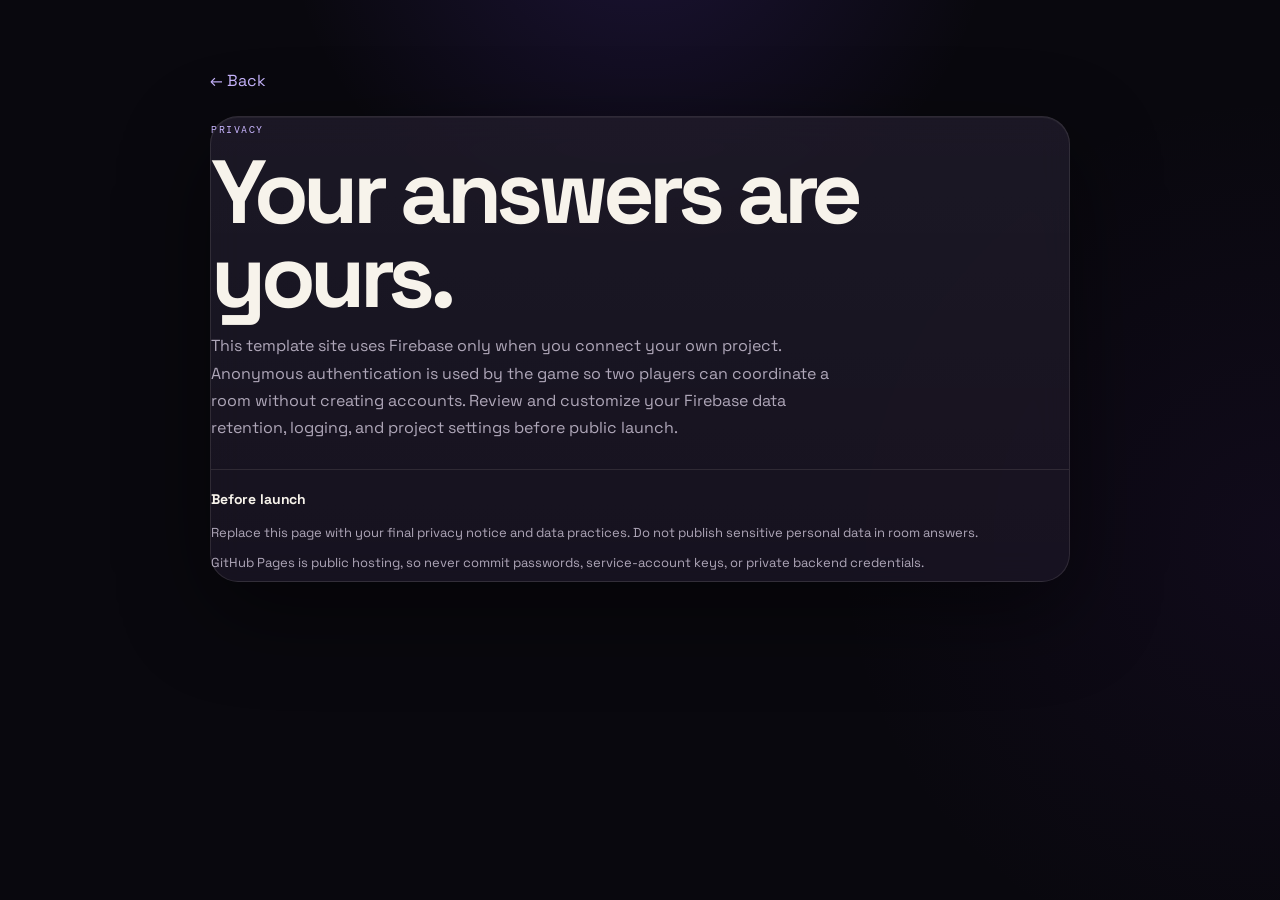
<file: privacy.html>
<!doctype html><html lang="en"><head><meta charset="utf-8"><meta name="viewport" content="width=device-width,initial-scale=1"><meta name="theme-color" content="#0a0a0f"><title>Privacy · Wanna Know Something...</title><link rel="stylesheet" href="styles.css"></head><body><main style="width:min(900px,100%);margin:0 auto;padding:70px 20px"><a href="./" style="color:#c9b6ff;text-decoration:none">← Back</a><div class="glass-panel" style="margin-top:25px"><span class="section-kicker">PRIVACY</span><h1 class="screen-title" style="font-size:clamp(3rem,7vw,6rem)">Your answers are yours.</h1><p class="screen-subtitle">This template site uses Firebase only when you connect your own project. Anonymous authentication is used by the game so two players can coordinate a room without creating accounts. Review and customize your Firebase data retention, logging, and project settings before public launch.</p><div class="settings-section" style="margin-top:28px"><h3>Before launch</h3><div class="about-block"><p>Replace this page with your final privacy notice and data practices. Do not publish sensitive personal data in room answers.</p><p>GitHub Pages is public hosting, so never commit passwords, service-account keys, or private backend credentials.</p></div></div></div></main></body></html>
</file>
<file: styles.css>
@import url('https://fonts.googleapis.com/css2?family=DM+Mono:wght@400;500&family=Space+Grotesk:wght@400;500;600;700&family=VT323&display=swap');

:root {
  --bg: #09080e;
  --bg-2: #110c19;
  --panel: rgba(21, 16, 31, .78);
  --panel-strong: rgba(27, 19, 40, .94);
  --text: #f7f3eb;
  --muted: #afa7b9;
  --subtle: #756d7f;
  --accent: #7b4dff;
  --accent-strong: #6034df;
  --accent-2: #c9b6ff;
  --accent-soft: rgba(123, 77, 255, .12);
  --line: rgba(247, 243, 235, .10);
  --line-strong: rgba(123, 77, 255, .40);
  --success: #9df6c2;
  --warning: #f4c56f;
  --danger: #ff849f;
  --shadow: 0 30px 90px rgba(0, 0, 0, .48);
  --shadow-soft: 0 18px 50px rgba(0, 0, 0, .28);
  --radius: 28px;
  --radius-sm: 18px;
  --mono: 'DM Mono', ui-monospace, SFMono-Regular, Menlo, monospace;
  --sans: 'Space Grotesk', system-ui, -apple-system, BlinkMacSystemFont, 'Segoe UI', sans-serif;
  --pixel: 'VT323', monospace;
}

:root[data-theme='lavender'] {
  --accent: #9578ff;
  --accent-strong: #7957e7;
  --accent-2: #eadfff;
  --accent-soft: rgba(149, 120, 255, .14);
  --bg: #0b0a10;
  --bg-2: #17131f;
}

:root[data-theme='purple'] {
  --accent: #b348ff;
  --accent-strong: #8a29db;
  --accent-2: #e4b9ff;
  --accent-soft: rgba(179, 72, 255, .14);
  --bg: #0b070f;
  --bg-2: #170b1e;
}

:root[data-contrast='high'] {
  --line: rgba(247, 243, 235, .22);
  --line-strong: rgba(201, 182, 255, .55);
  --muted: #d7cfdd;
  --subtle: #aaa0b4;
}

:root[data-large-text='true'] {
  font-size: 17px;
}

* { box-sizing: border-box; }

html {
  min-height: 100%;
  scroll-behavior: smooth;
  background: var(--bg);
}

body {
  margin: 0;
  min-height: 100vh;
  overflow-x: hidden;
  background:
    radial-gradient(circle at 50% -12%, rgba(123, 77, 255, .17), transparent 30%),
    radial-gradient(circle at 100% 60%, rgba(92, 38, 154, .09), transparent 32%),
    var(--bg);
  color: var(--text);
  font-family: var(--sans);
  -webkit-font-smoothing: antialiased;
  text-rendering: optimizeLegibility;
}

body.modal-open { overflow: hidden; }

::selection { background: var(--accent); color: var(--text); }

button,
input,
textarea,
select { font: inherit; }

button { color: inherit; }
button:disabled { cursor: not-allowed; opacity: .52; }

button:focus-visible,
input:focus-visible,
textarea:focus-visible,
select:focus-visible {
  outline: 2px solid var(--accent-2);
  outline-offset: 3px;
}

.noise {
  position: fixed;
  inset: 0;
  z-index: 60;
  opacity: .035;
  pointer-events: none;
  background-image: url("data:image/svg+xml,%3Csvg viewBox='0 0 180 180' xmlns='http://www.w3.org/2000/svg'%3E%3Cfilter id='n'%3E%3CfeTurbulence type='fractalNoise' baseFrequency='.95' numOctaves='4' stitchTiles='stitch'/%3E%3C/filter%3E%3Crect width='100%25' height='100%25' filter='url(%23n)' opacity='.8'/%3E%3C/svg%3E");
  mix-blend-mode: screen;
}

.ambient {
  position: fixed;
  inset: 0;
  overflow: hidden;
  pointer-events: none;
  z-index: -2;
}

.orb {
  position: absolute;
  width: 38vw;
  aspect-ratio: 1;
  border-radius: 50%;
  filter: blur(70px);
  opacity: .16;
  transition: opacity .35s ease, background .35s ease;
}

.orb-a { top: -18vw; left: -8vw; background: var(--accent); }
.orb-b { right: -10vw; top: 26vh; background: #4f2aa8; }
.orb-c { bottom: -20vw; left: 30vw; background: var(--accent-2); opacity: .07; }

.scanlines {
  position: absolute;
  inset: 0;
  opacity: .022;
  background: repeating-linear-gradient(to bottom, transparent, transparent 3px, #fff 4px);
}

#pixel-field { position: absolute; inset: 0; }
.pixel {
  position: absolute;
  width: 3px;
  height: 3px;
  background: var(--accent-2);
  box-shadow: 0 0 10px var(--accent);
  animation: floatPixel 8s ease-in-out infinite alternate;
}

@keyframes floatPixel {
  from { transform: translate3d(0, 0, 0); }
  to { transform: translate3d(12px, -18px, 0); }
}

@keyframes pulse {
  70% { box-shadow: 0 0 0 10px rgba(123, 77, 255, 0); }
  100% { box-shadow: 0 0 0 0 rgba(123, 77, 255, 0); }
}

@keyframes screenIn {
  from { opacity: 0; transform: translateY(13px); }
  to { opacity: 1; transform: none; }
}

@keyframes marquee {
  to { transform: translateX(-50%); }
}

@keyframes blink {
  50% { opacity: 0; }
}

@keyframes spin { to { transform: rotate(360deg); } }

@keyframes pop {
  from { opacity: 0; transform: scale(.97) translateY(8px); }
  to { opacity: 1; transform: none; }
}

[data-reduce-motion='true'] *,
[data-animations='false'] * {
  animation-duration: .001ms !important;
  animation-iteration-count: 1 !important;
  transition-duration: .001ms !important;
  scroll-behavior: auto !important;
}

[data-glow='false'] .primary-button,
[data-glow='false'] .brand-mark,
[data-glow='false'] .pixel,
[data-glow='false'] .orb,
[data-glow='false'] .room-code-large,
[data-glow='false'] .room-code-preview,
[data-glow='false'] .progress-line i {
  box-shadow: none !important;
  text-shadow: none !important;
  filter: none !important;
}

.topbar {
  position: sticky;
  top: 0;
  z-index: 30;
  display: flex;
  align-items: center;
  justify-content: space-between;
  gap: 18px;
  padding: 18px clamp(18px, 4vw, 56px);
  border-bottom: 1px solid rgba(255,255,255,.06);
  background: linear-gradient(180deg, rgba(10,9,14,.96), rgba(10,9,14,.72));
  backdrop-filter: blur(18px);
}

.brand {
  display: flex;
  align-items: center;
  gap: 10px;
  color: var(--text);
  text-decoration: none;
  font-weight: 700;
  letter-spacing: -.04em;
}

.brand-mark {
  display: grid;
  place-items: center;
  width: 30px;
  height: 30px;
  border: 1px solid var(--line-strong);
  border-radius: 10px;
  background: var(--accent-soft);
  color: var(--accent-2);
  box-shadow: 0 0 24px rgba(123,77,255,.2);
}

.brand-dot { color: var(--accent-2); }
.topbar-actions { display: flex; align-items: center; gap: 10px; }

.connection-pill {
  display: flex;
  align-items: center;
  gap: 8px;
  padding: 8px 12px;
  border: 1px solid var(--line);
  border-radius: 999px;
  color: var(--muted);
  font: 500 10px var(--mono);
  letter-spacing: .04em;
  text-transform: uppercase;
}

.connection-pill i {
  width: 7px;
  height: 7px;
  border-radius: 50%;
  background: var(--warning);
  box-shadow: 0 0 10px var(--warning);
}

.connection-pill.live i {
  background: var(--success);
  box-shadow: 0 0 10px var(--success);
}

.icon-button {
  width: 42px;
  height: 42px;
  display: grid;
  place-items: center;
  border-radius: 13px;
  border: 1px solid var(--line);
  background: rgba(255,255,255,.035);
  cursor: pointer;
  transition: .2s ease;
}

.icon-button:hover {
  border-color: var(--line-strong);
  background: var(--accent-soft);
  transform: translateY(-1px);
}

.app-shell {
  width: min(1440px, 100%);
  margin: 0 auto;
  padding-bottom: 90px;
}

.screen {
  display: none;
  min-height: calc(100vh - 84px);
  padding: clamp(34px, 6vw, 84px) clamp(18px, 4vw, 56px);
}

.screen.active {
  display: block;
  animation: screenIn .55s cubic-bezier(.2,.8,.2,1) both;
}

.home-grid {
  min-height: 600px;
  display: grid;
  grid-template-columns: 1.03fr .97fr;
  gap: 5vw;
  align-items: center;
  padding-top: 40px;
}

.hero-copy { max-width: 760px; }

.eyebrow,
.section-kicker,
.tiny-badge,
.game-count,
.game-room,
.question-meta,
.feature-no,
.setting-item small,
.field-label,
.micro-note,
.window-label,
.window-index,
.connection-pill,
.status-light,
.game-shortcuts {
  font-family: var(--mono);
}

.eyebrow {
  display: flex;
  align-items: center;
  gap: 10px;
  color: var(--accent-2);
  font-size: 10px;
  letter-spacing: .16em;
  text-transform: uppercase;
}

.eyebrow-dot {
  width: 8px;
  height: 8px;
  background: var(--accent);
  box-shadow: 0 0 18px var(--accent);
}

.hero-copy h1 {
  margin: 18px 0;
  font-size: clamp(4rem, 8vw, 7.8rem);
  line-height: .88;
  letter-spacing: -.075em;
  max-width: 800px;
}

.hero-copy h1 em {
  font-weight: 400;
  color: var(--accent-2);
  font-style: normal;
}

.hero-subtitle {
  max-width: 620px;
  font-size: clamp(1rem, 1.5vw, 1.2rem);
  line-height: 1.7;
  color: var(--muted);
}

.hero-actions {
  display: flex;
  gap: 12px;
  margin-top: 32px;
  flex-wrap: wrap;
}

.primary-button,
.secondary-button,
.ghost-button,
.back-button,
.switch,
.theme-chip,
.reaction-row button {
  -webkit-tap-highlight-color: transparent;
}

.primary-button,
.secondary-button,
.ghost-button {
  border: 1px solid var(--line);
  cursor: pointer;
  transition: .22s cubic-bezier(.2,.8,.2,1);
}

.primary-button {
  display: inline-flex;
  align-items: center;
  justify-content: space-between;
  gap: 20px;
  min-height: 52px;
  padding: 0 18px 0 20px;
  border-radius: 16px;
  background: linear-gradient(135deg, var(--accent), var(--accent-strong));
  color: #fff;
  box-shadow: 0 16px 40px rgba(123,77,255,.26), inset 0 1px 0 rgba(255,255,255,.18);
}

.primary-button:hover:not(:disabled) {
  transform: translateY(-2px);
  box-shadow: 0 22px 54px rgba(123,77,255,.33), inset 0 1px 0 rgba(255,255,255,.18);
}

.primary-button b {
  display: grid;
  place-items: center;
  width: 29px;
  height: 29px;
  border-radius: 10px;
  background: rgba(255,255,255,.12);
  font: 16px var(--mono);
}

.primary-button.is-loading b { display: none; }

.secondary-button {
  display: inline-flex;
  align-items: center;
  justify-content: center;
  gap: 12px;
  min-height: 52px;
  padding: 0 20px;
  border-radius: 16px;
  background: rgba(255,255,255,.035);
  color: var(--text);
}

.secondary-button:hover:not(:disabled),
.ghost-button:hover:not(:disabled) {
  transform: translateY(-1px);
  border-color: var(--line-strong);
  background: var(--accent-soft);
}

.ghost-button {
  min-height: 42px;
  padding: 0 15px;
  border-radius: 13px;
  background: transparent;
  color: var(--muted);
}

.danger-outline {
  border-color: rgba(255, 132, 159, .28) !important;
  color: #ff9fb3 !important;
  background: rgba(255, 132, 159, .045) !important;
}

.danger-outline:hover:not(:disabled) {
  border-color: rgba(255, 132, 159, .56) !important;
  background: rgba(255, 132, 159, .10) !important;
  color: #ffd5dd !important;
  box-shadow: 0 10px 30px rgba(255, 70, 110, .10);
}

.danger-button {
  background: linear-gradient(135deg, #d94d76, #a72f59) !important;
  box-shadow: 0 16px 40px rgba(217, 77, 118, .22), inset 0 1px 0 rgba(255,255,255,.15) !important;
}

.game-top-actions {
  justify-self: end;
  display: flex;
  align-items: center;
  gap: 8px;
}

.compact-leave {
  min-height: 40px;
  padding-inline: 13px;
  font-size: 11px;
}

.full-button { width: 100%; }

.micro-note {
  display: flex;
  gap: 10px;
  flex-wrap: wrap;
  margin-top: 18px;
  font-size: 9px;
  text-transform: uppercase;
  letter-spacing: .12em;
  color: var(--subtle);
}

.hero-stage {
  position: relative;
  min-height: 520px;
  display: grid;
  place-items: center;
}

.question-window {
  position: relative;
  width: min(100%, 600px);
  min-height: 415px;
  transform: rotate(-2deg);
}

.glass-card,
.glass-panel {
  background: linear-gradient(180deg, rgba(255,255,255,.045), rgba(255,255,255,.018)), var(--panel);
  border: 1px solid var(--line);
  box-shadow: var(--shadow), inset 0 1px 0 rgba(255,255,255,.05);
  backdrop-filter: blur(16px);
}

.glass-card { border-radius: 32px; overflow: hidden; }
.glass-panel { border-radius: var(--radius); }

.window-bar {
  display: flex;
  align-items: center;
  justify-content: space-between;
  padding: 15px 17px;
  border-bottom: 1px solid var(--line);
  font-size: 10px;
  color: var(--subtle);
}

.window-lights { display: flex; gap: 6px; }
.window-lights i { width: 7px; height: 7px; border-radius: 50%; background: #4d4455; }
.window-lights i:nth-child(2) { background: #7a6b84; }
.window-lights i:nth-child(3) { background: var(--accent); }
.window-label, .window-index { letter-spacing: .08em; }

.question-body { padding: 44px; }

.tiny-badge {
  display: inline-flex;
  width: max-content;
  padding: 8px 10px;
  border-radius: 8px;
  border: 1px solid rgba(201,182,255,.22);
  color: var(--accent-2);
  background: var(--accent-soft);
  font-size: 9px;
  letter-spacing: .14em;
  text-transform: uppercase;
}

.question-body h2 {
  margin: 22px 0 30px;
  max-width: 500px;
  font-size: clamp(2rem, 4vw, 3.6rem);
  line-height: 1.04;
  letter-spacing: -.055em;
}

.fake-answer {
  min-height: 56px;
  border-bottom: 1px dashed rgba(247,243,235,.2);
  color: var(--subtle);
  padding: 14px 0;
  font-size: 15px;
}

.caret {
  display: inline-block;
  width: 1px;
  height: 18px;
  background: var(--accent-2);
  margin-left: 6px;
  vertical-align: -4px;
  animation: blink 1s steps(2) infinite;
}

.fake-submit {
  display: flex;
  align-items: center;
  justify-content: space-between;
  margin-top: 25px;
  padding: 14px 15px;
  border-radius: 14px;
  background: var(--accent-soft);
  border: 1px solid var(--line-strong);
  font-size: 12px;
}

.stage-tag,
.float-note {
  position: absolute;
  padding: 10px 12px;
  border: 1px solid var(--line);
  background: rgba(11,9,16,.68);
  backdrop-filter: blur(10px);
  border-radius: 12px;
  font: 10px var(--mono);
  color: var(--accent-2);
  box-shadow: var(--shadow-soft);
}

.stage-tag-a { left: -28px; top: 20%; transform: rotate(5deg); }
.stage-tag-b { right: -22px; bottom: 16%; transform: rotate(4deg); }
.float-note { color: var(--text); font-size: 9px; letter-spacing: .08em; text-transform: uppercase; }
.float-note-a { left: -10px; bottom: 12%; transform: rotate(-7deg); }
.float-note-b { right: 8px; top: 13%; transform: rotate(6deg); }

.marquee {
  overflow: hidden;
  margin: 80px calc(-1 * clamp(18px, 4vw, 56px)) 34px;
  border-top: 1px solid var(--line);
  border-bottom: 1px solid var(--line);
  padding: 13px 0;
  color: var(--subtle);
  font: 12px var(--mono);
  letter-spacing: .18em;
  text-transform: uppercase;
  white-space: nowrap;
}

.marquee div { width: max-content; animation: marquee 22s linear infinite; }

.feature-grid {
  display: grid;
  grid-template-columns: repeat(3, 1fr);
  gap: 14px;
}

.feature-card {
  min-height: 260px;
  padding: 26px;
  border: 1px solid var(--line);
  border-radius: 24px;
  background: linear-gradient(180deg, rgba(255,255,255,.03), rgba(255,255,255,.015));
  position: relative;
  overflow: hidden;
}

.feature-card::after {
  content: '';
  position: absolute;
  width: 140px;
  height: 140px;
  right: -50px;
  bottom: -70px;
  border: 1px solid rgba(123,77,255,.2);
  transform: rotate(45deg);
  pointer-events: none;
}

.feature-card-tall {
  min-height: 320px;
  background: radial-gradient(circle at 80% 10%, var(--accent-soft), transparent 42%), linear-gradient(180deg, rgba(255,255,255,.04), rgba(255,255,255,.015));
}

.feature-no { color: var(--accent-2); font-size: 10px; letter-spacing: .15em; }
.feature-card h3 { margin: 58px 0 12px; max-width: 300px; font-size: 28px; letter-spacing: -.04em; }
.feature-card p { max-width: 390px; color: var(--muted); line-height: 1.65; font-size: 14px; }

.mini-avatars { position: absolute; bottom: 24px; right: 24px; display: flex; align-items: center; }
.mini-avatars span { display: grid; place-items: center; width: 40px; height: 40px; border-radius: 50%; border: 1px solid var(--line); margin-left: -8px; background: #28173f; color: var(--accent-2); font-weight: 700; }
.mini-avatars b { margin-left: 8px; color: var(--subtle); font: 12px var(--mono); }

.flow-shell { width: min(1080px, 100%); margin: 0 auto; }
.flow-shell.narrow { width: min(980px, 100%); }
.compact-top { padding-top: 20px; }
.room-flow { max-width: 1180px; }

.back-button {
  display: inline-flex;
  align-items: center;
  gap: 8px;
  padding: 8px 0;
  margin-bottom: 30px;
  border: 0;
  background: transparent;
  color: var(--muted);
  cursor: pointer;
  font: 12px var(--mono);
}

.back-button:hover { color: var(--text); }

.section-kicker {
  color: var(--accent-2);
  font-size: 10px;
  letter-spacing: .15em;
  text-transform: uppercase;
}

.screen-title {
  font-size: clamp(3rem, 6vw, 5.6rem);
  line-height: .94;
  letter-spacing: -.06em;
  margin: 12px 0 14px;
}

.screen-subtitle {
  color: var(--muted);
  max-width: 650px;
  line-height: 1.7;
  margin: 0;
}

.panel-grid {
  display: grid;
  grid-template-columns: 1.25fr .75fr;
  gap: 14px;
  margin-top: 38px;
}

.form-panel { padding: 28px; background: linear-gradient(180deg, var(--accent-soft), rgba(255,255,255,.02)), var(--panel); }

.field-label {
  display: block;
  margin: 0 0 9px;
  color: var(--muted);
  font-size: 9px;
  letter-spacing: .12em;
  text-transform: uppercase;
}

.input-wrap,
.room-code-input,
.custom-question-input {
  border: 1px solid var(--line);
  border-radius: 14px;
  background: rgba(255,255,255,.025);
  transition: .2s ease;
}

.input-wrap:focus-within,
.room-code-input:focus-within,
.custom-question-input:focus {
  border-color: var(--line-strong);
  box-shadow: 0 0 0 4px rgba(123,77,255,.07);
}

.input-wrap input,
.room-code-input input,
.custom-question-input {
  width: 100%;
  border: 0;
  outline: 0;
  color: var(--text);
  background: transparent;
  padding: 15px;
  font-size: 16px;
}

input::placeholder,
textarea::placeholder { color: #635c6b; }

.setup-row { display: grid; grid-template-columns: 1fr 1fr; gap: 12px; margin-top: 18px; }

.setup-row select {
  width: 100%;
  min-height: 52px;
  padding: 0 14px;
  border-radius: 14px;
  border: 1px solid var(--line);
  background: #14111b;
  color: var(--text);
  outline: 0;
}

.toggle-row {
  display: flex;
  align-items: center;
  justify-content: space-between;
  gap: 14px;
  margin-top: 16px;
  padding: 15px 0;
  border-top: 1px solid var(--line);
}

.toggle-row strong { display: block; font-size: 14px; }
.toggle-row span { display: block; color: var(--subtle); font-size: 12px; margin-top: 4px; }

.switch {
  position: relative;
  flex: 0 0 auto;
  width: 46px;
  height: 27px;
  border: 1px solid var(--line);
  border-radius: 999px;
  background: #201c27;
  cursor: pointer;
  padding: 0;
}

.switch i {
  position: absolute;
  top: 4px;
  left: 4px;
  width: 17px;
  height: 17px;
  border-radius: 50%;
  background: #746b7e;
  transition: .2s;
}

.switch.is-on {
  background: var(--accent);
  border-color: rgba(255,255,255,.18);
  box-shadow: 0 0 22px rgba(123,77,255,.25);
}

.switch.is-on i { left: 23px; background: #fff; }

.preview-panel {
  position: relative;
  display: flex;
  flex-direction: column;
  justify-content: center;
  min-height: 440px;
  padding: 28px;
  overflow: hidden;
}

.preview-panel::before {
  content: '';
  position: absolute;
  inset: -20% 20% auto -20%;
  height: 70%;
  background: radial-gradient(circle, var(--accent-soft), transparent 65%);
}

.room-preview-code {
  position: relative;
  margin: 34px 0 0;
  font: clamp(4rem, 7vw, 7rem) var(--pixel);
  letter-spacing: .1em;
  color: var(--text);
  text-shadow: 0 0 28px rgba(123,77,255,.24);
}

.preview-panel p { position: relative; max-width: 290px; color: var(--muted); line-height: 1.65; }
.preview-divider { height: 1px; background: var(--line); margin: 28px 0 18px; }
.preview-list { display: grid; gap: 11px; color: var(--muted); font-size: 12px; }
.preview-list i { color: var(--accent-2); font-style: normal; margin-right: 8px; }

.join-panel { width: min(560px, 100%); margin: 38px auto 0; padding: 28px; }
.join-panel .field-label:not(:first-child) { margin-top: 20px; }

.room-code-input { display: flex; overflow: hidden; }
.room-code-input input { font: 700 21px var(--mono); letter-spacing: .18em; text-transform: uppercase; }
.room-code-input button { width: 90px; border: 0; border-left: 1px solid var(--line); background: rgba(255,255,255,.03); color: var(--accent-2); cursor: pointer; }
.room-code-input button:hover { background: var(--accent-soft); }
.form-error { min-height: 20px; margin-top: 10px; color: var(--danger); font-size: 12px; }
.tiny-help { text-align: center; margin-top: 14px; color: var(--subtle); font-size: 11px; }

.room-head { display: flex; justify-content: space-between; align-items: flex-start; gap: 20px; }
.waiting-stage { display: grid; grid-template-columns: 1.2fr .8fr; gap: 14px; margin-top: 30px; }
.waiting-copy { min-height: 640px; padding: 28px; }
.waiting-copy h3 { font-size: clamp(2.3rem, 5vw, 4.8rem); letter-spacing: -.06em; line-height: .94; max-width: 620px; margin: 22px 0 10px; }
.waiting-copy p { color: var(--muted); line-height: 1.65; max-width: 580px; }

.room-code-large {
  margin: 34px 0 14px;
  font: clamp(5rem, 10vw, 8rem) var(--pixel);
  letter-spacing: .12em;
  line-height: .9;
  color: var(--text);
  text-shadow: 0 0 40px rgba(123,77,255,.2);
}

.room-code-actions { display: flex; gap: 10px; flex-wrap: wrap; }
.presence-list { display: grid; gap: 10px; margin-top: 28px; }

.presence-card {
  display: flex;
  align-items: center;
  gap: 13px;
  padding: 13px;
  border: 1px solid var(--line);
  border-radius: 16px;
  background: rgba(255,255,255,.02);
}

.presence-card .avatar {
  width: 44px;
  height: 44px;
  display: grid;
  place-items: center;
  border-radius: 14px;
  background: linear-gradient(145deg, #2b1b43, #15101e);
  border: 1px solid rgba(201,182,255,.18);
  color: var(--accent-2);
  font-weight: 700;
}

.presence-card strong { display: block; font-size: 14px; }
.presence-card span:not(.avatar) { display: block; color: var(--subtle); font-size: 11px; margin-top: 3px; }
.presence-card > i { margin-left: auto; color: var(--success); font-style: normal; }
.presence-card.empty { opacity: .66; }
.ghost-avatar { font-size: 20px; }
.pulse-dot { width: 8px; height: 8px; border-radius: 50%; background: var(--accent); box-shadow: 0 0 0 0 rgba(123,77,255,.5); animation: pulse 1.6s infinite; }
.custom-question-row { margin-top: 18px; }
.host-start { margin-top: 18px; }
.room-side { min-height: 640px; padding: 28px; }
.plan-item { display: flex; align-items: center; gap: 13px; padding: 20px 0; border-bottom: 1px solid var(--line); }
.plan-item b { font: 13px var(--mono); color: var(--accent-2); }
.plan-item span { font-size: 18px; }
.side-note { margin-top: 30px; padding: 17px; border: 1px dashed rgba(201,182,255,.22); border-radius: 16px; color: var(--muted); line-height: 1.7; font-size: 12px; }

.game-shell { max-width: 1180px; margin: 0 auto; padding-top: 10px; }
.game-topline { display: grid; grid-template-columns: 1fr auto auto; align-items: center; gap: 14px; }
.game-topline > div:first-child { display: flex; align-items: center; gap: 10px; }
.game-count { font-size: 10px; color: var(--muted); }
.game-room { color: var(--subtle); font-size: 9px; letter-spacing: .11em; }
.game-settings { justify-self: end; }
.progress-line { height: 2px; background: rgba(255,255,255,.07); margin: 20px 0 48px; overflow: hidden; }
.progress-line i { display: block; height: 100%; width: 5%; background: linear-gradient(90deg, var(--accent), var(--accent-2)); box-shadow: 0 0 20px var(--accent); transition: width .45s ease; }

.question-layout { display: grid; grid-template-columns: 1fr 290px; gap: 18px; }
.question-column { padding-right: 2vw; }
.question-meta { display: flex; justify-content: space-between; color: var(--subtle); font-size: 9px; letter-spacing: .1em; text-transform: uppercase; }
.question-column h2 { max-width: 900px; margin: 22px 0 34px; font-size: clamp(3rem, 6.4vw, 6.4rem); line-height: .93; letter-spacing: -.068em; }

.answer-card { padding: 0; overflow: hidden; border-radius: 26px; }
.answer-card textarea { display: block; width: 100%; min-height: 240px; padding: 26px; border: 0; outline: 0; background: transparent; color: var(--text); resize: vertical; font-size: 18px; line-height: 1.6; }
.answer-footer { display: flex; align-items: center; justify-content: space-between; gap: 14px; padding: 14px 16px; border-top: 1px solid var(--line); }
#char-count { font: 10px var(--mono); color: var(--subtle); }
.answer-submit { min-width: 170px; }
.waiting-answer { align-items: center; gap: 10px; margin-top: 16px; padding: 13px 14px; border: 1px dashed rgba(201,182,255,.23); border-radius: 14px; color: var(--muted); font-size: 12px; }
.spinner { width: 13px; height: 13px; border: 2px solid rgba(255,255,255,.14); border-top-color: var(--accent-2); border-radius: 50%; animation: spin .8s linear infinite; }
.game-shortcuts { display: flex; gap: 14px; flex-wrap: wrap; color: var(--subtle); font-size: 9px; margin-top: 14px; }
.game-shortcuts kbd { padding: 3px 5px; border: 1px solid var(--line); border-bottom-color: rgba(255,255,255,.17); border-radius: 5px; background: #15111c; }

.game-sidebar { position: sticky; top: 110px; height: max-content; padding: 28px; }
.big-round-number { font: 120px/1 var(--pixel); color: var(--accent-2); opacity: .9; margin: 20px 0 30px; }
.player-status { display: flex; justify-content: space-between; align-items: center; gap: 12px; padding: 12px 0; border-top: 1px solid var(--line); }
.player-status > div { display: flex; align-items: center; gap: 10px; }
.status-avatar { width: 38px; height: 38px; display: grid; place-items: center; border-radius: 12px; background: var(--accent-soft); border: 1px solid rgba(201,182,255,.12); color: var(--accent-2); font-weight: 700; }
.status-avatar.muted { background: rgba(255,255,255,.03); color: var(--subtle); }
.player-status strong { display: block; font-size: 12px; }
.player-status small { display: block; color: var(--subtle); font-size: 10px; margin-top: 2px; }
.status-light { width: 8px; height: 8px; border-radius: 50%; background: #4d4654; }
.status-light.active { background: var(--success); box-shadow: 0 0 11px var(--success); }
.status-light.waiting { background: var(--warning); box-shadow: 0 0 11px var(--warning); }
.sidebar-divider { height: 1px; background: var(--line); margin: 22px 0; }
.game-sidebar .ghost-button { width: 100%; }

.reveal-shell { max-width: 1160px; margin: 0 auto; padding-top: 20px; }
.reveal-header { text-align: center; max-width: 800px; margin: 0 auto; }
.reveal-header h2 { font-size: clamp(3rem, 6vw, 5.5rem); line-height: .95; letter-spacing: -.065em; margin: 18px 0 12px; }
.reveal-header p { color: var(--muted); line-height: 1.6; }
.answers-grid { display: grid; grid-template-columns: 1fr 92px 1fr; align-items: stretch; gap: 0; margin-top: 44px; }
.answer-reveal-card { min-height: 350px; padding: 28px; position: relative; overflow: hidden; }
.answer-reveal-card::after { content: ''; position: absolute; inset: auto -50px -90px auto; width: 230px; height: 230px; border-radius: 50%; background: radial-gradient(circle, var(--accent-soft), transparent 70%); }
.answer-reveal-card.left { border-radius: 28px 0 0 28px; }
.answer-reveal-card.right { border-radius: 0 28px 28px 0; }
.answer-who { display: flex; align-items: center; gap: 12px; padding-bottom: 18px; border-bottom: 1px solid var(--line); }
.answer-who strong { display: block; }
.answer-who span:not(.status-avatar) { display: block; color: var(--subtle); font-size: 11px; margin-top: 3px; }
.answer-reveal-card p { position: relative; z-index: 2; margin: 42px 0 0; font-size: clamp(1.5rem, 2.8vw, 2.6rem); line-height: 1.18; letter-spacing: -.03em; }
.versus-mark { display: grid; place-items: center; background: var(--bg); }
.versus-mark span { display: grid; place-items: center; width: 66px; height: 66px; border-radius: 50%; border: 1px solid var(--line-strong); background: var(--accent-soft); color: var(--accent-2); font: 11px var(--mono); box-shadow: 0 0 34px rgba(123,77,255,.12); }

.reaction-row { display: flex; justify-content: center; align-items: center; gap: 10px; flex-wrap: wrap; margin: 24px 0; color: var(--subtle); font: 10px var(--mono); }
.reaction-row button { width: 44px; height: 44px; border-radius: 13px; border: 1px solid var(--line); background: rgba(255,255,255,.03); cursor: pointer; transition: .18s; }
.reaction-row button:hover,
.reaction-row button.selected { transform: translateY(-2px) scale(1.04); border-color: var(--line-strong); background: var(--accent-soft); }
.reveal-actions { display: flex; justify-content: center; gap: 10px; flex-wrap: wrap; }

.results-shell { width: min(960px, 100%); margin: 0 auto; text-align: center; }
.results-highlight { padding: 42px 28px; margin-top: 30px; background: radial-gradient(circle at 50% 0%, var(--accent-soft), transparent 48%), var(--panel); }
.results-highlight span { display: block; color: var(--accent-2); font: 10px var(--mono); letter-spacing: .15em; }
.results-highlight strong { display: block; margin: 10px 0 4px; font: clamp(5rem, 12vw, 9rem)/.8 var(--pixel); color: var(--text); text-shadow: 0 0 40px rgba(123,77,255,.24); }
.results-highlight small { color: var(--muted); }
.result-grid { display: grid; grid-template-columns: 1fr 1fr; gap: 14px; margin-top: 14px; }
.stat-card { padding: 26px; text-align: left; }
.stat-card.wide { grid-column: 1 / -1; }
.stat-card span { color: var(--accent-2); font: 9px var(--mono); letter-spacing: .15em; }
.stat-card strong { display: block; margin-top: 14px; font-size: 42px; letter-spacing: -.05em; }
.stat-card p { color: var(--muted); line-height: 1.6; font-size: 13px; }
.results-actions { display: flex; justify-content: center; gap: 10px; flex-wrap: wrap; margin-top: 20px; }

.modal-backdrop {
  position: fixed;
  inset: 0;
  z-index: 100;
  display: grid;
  place-items: center;
  padding: 20px;
  background: rgba(3,2,6,.68);
  backdrop-filter: blur(12px);
  opacity: 0;
  pointer-events: none;
  transition: opacity .2s ease;
}

.modal-backdrop.open { opacity: 1; pointer-events: auto; }
.modal { width: min(760px, 100%); max-height: min(86vh, 900px); overflow: auto; padding: 28px; transform: translateY(10px) scale(.985); transition: transform .22s ease; }
.modal-backdrop.open .modal { transform: none; }
.large-modal { width: min(820px, 100%); }
.modal-small { width: min(600px, 100%); }
.modal-head { display: flex; justify-content: space-between; align-items: flex-start; gap: 18px; margin-bottom: 22px; }
.modal-head h2 { margin: 7px 0 0; font-size: clamp(2rem, 4vw, 3.2rem); letter-spacing: -.05em; }
.settings-sections { display: grid; gap: 24px; }
.settings-section { padding-top: 20px; border-top: 1px solid var(--line); }
.settings-section:first-child { padding-top: 0; border-top: 0; }
.settings-section h3 { margin: 0 0 14px; font-size: 14px; letter-spacing: -.01em; }
.setting-grid { display: grid; grid-template-columns: 1fr 1fr; gap: 10px; }
.setting-item { display: flex; align-items: center; justify-content: space-between; gap: 14px; padding: 14px; border: 1px solid var(--line); border-radius: 16px; background: rgba(255,255,255,.022); }
.setting-item strong { display: block; font-size: 13px; }
.setting-item small { display: block; margin-top: 4px; color: var(--subtle); font-size: 9px; }
.theme-picker { display: grid; grid-template-columns: repeat(3, 1fr); gap: 10px; }
.theme-chip { position: relative; min-height: 96px; padding: 14px; border: 1px solid var(--line); border-radius: 16px; background: rgba(255,255,255,.022); text-align: left; cursor: pointer; }
.theme-chip > span { display: block; width: 100%; height: 28px; margin-bottom: 12px; border-radius: 10px; background: linear-gradient(90deg, #09080e 0 50%, #7b4dff 50%); }
.theme-chip[data-theme='lavender'] > span { background: linear-gradient(90deg, #0b0a10 0 50%, #9578ff 50%); }
.theme-chip[data-theme='purple'] > span { background: linear-gradient(90deg, #0b070f 0 50%, #b348ff 50%); }
.theme-chip b { display: block; font-size: 12px; }
.theme-chip small { display: block; margin-top: 3px; color: var(--subtle); font: 9px var(--mono); }
.theme-chip:hover,
.theme-chip.active { border-color: var(--line-strong); background: var(--accent-soft); }
.about-block { color: var(--muted); line-height: 1.65; font-size: 13px; }
.about-block p { margin: 8px 0; }
.about-block .muted { color: var(--subtle); }

.custom-question-input { min-height: 150px; resize: vertical; margin-bottom: 12px; }

#toast-layer { position: fixed; left: 50%; bottom: 24px; z-index: 120; transform: translateX(-50%); pointer-events: none; }
#toast {
  display: flex;
  align-items: center;
  gap: 10px;
  width: max-content;
  max-width: calc(100vw - 32px);
  padding: 11px 14px;
  border: 1px solid var(--line-strong);
  border-radius: 999px;
  background: rgba(16,12,23,.94);
  box-shadow: var(--shadow-soft);
  color: var(--text);
  font-size: 12px;
  opacity: 0;
  transform: translateY(10px) scale(.98);
  transition: .2s ease;
}

#toast-layer.open #toast { opacity: 1; transform: none; }
.toast-icon { color: var(--accent-2); }

.hidden { display: none !important; }

@media (max-width: 980px) {
  .home-grid,
  .panel-grid,
  .waiting-stage,
  .question-layout { grid-template-columns: 1fr; }

  .hero-stage { min-height: 430px; }
  .question-window { transform: none; }
  .game-sidebar { position: static; }
  .room-side { min-height: auto; }
  .waiting-copy { min-height: auto; }
}

@media (max-width: 720px) {
  .topbar { padding: 14px 16px; }
  .brand > span:last-child { font-size: 14px; }
  .connection-pill { display: none; }
  .screen { padding: 34px 16px 64px; }
  .home-grid { min-height: auto; padding-top: 16px; }
  .hero-copy h1 { font-size: clamp(3.4rem, 17vw, 5.2rem); }
  .hero-stage { min-height: 360px; margin-top: 18px; }
  .question-body { padding: 28px; }
  .question-window { min-height: 350px; }
  .stage-tag,
  .float-note { display: none; }
  .feature-grid,
  .setting-grid,
  .result-grid,
  .theme-picker,
  .setup-row { grid-template-columns: 1fr; }
  .feature-card,
  .feature-card-tall { min-height: 220px; }
  .feature-card h3 { margin-top: 42px; }
  .room-code-large { font-size: clamp(4.3rem, 20vw, 7rem); }
  .room-code-actions > * { flex: 1 1 auto; }
  .game-topline { grid-template-columns: 1fr auto; }
  .game-top-actions { gap: 6px; }
  .compact-leave { padding-inline: 10px; min-height: 38px; }
  .game-room { display: none; }
  .question-column h2 { font-size: clamp(2.7rem, 13vw, 4.5rem); }
  .answer-footer { align-items: stretch; flex-direction: column; }
  .answer-submit { width: 100%; }
  .answers-grid { grid-template-columns: 1fr; gap: 10px; }
  .answer-reveal-card.left,
  .answer-reveal-card.right { border-radius: 22px; }
  .versus-mark { background: transparent; min-height: 56px; }
  .versus-mark span { width: 48px; height: 48px; }
  .result-grid { gap: 10px; }
  .stat-card.wide { grid-column: auto; }
  .modal { padding: 22px; }
}

@media (max-width: 460px) {
  .hero-actions > * { width: 100%; }
  .screen-title { font-size: clamp(2.7rem, 15vw, 4rem); }
  .primary-button,
  .secondary-button { min-height: 49px; }
  .big-round-number { font-size: 90px; }
}


/* ============================================================
   LIVE ROOM CHAT
   ============================================================ */

#chat-button {
  position: relative;
}

.chat-unread {
  position: absolute;
  top: -5px;
  right: -5px;
  min-width: 17px;
  height: 17px;
  display: grid;
  place-items: center;
  padding: 0 4px;
  border-radius: 999px;
  border: 2px solid var(--bg);
  background: var(--accent);
  color: #fff;
  font: 700 8px var(--mono);
  box-shadow: 0 0 14px rgba(123, 77, 255, .35);
}

.leave-modal {
  max-width: 520px;
  text-align: left;
  padding: 34px;
  border-color: rgba(255,132,159,.18);
}

.leave-modal-icon {
  width: 54px;
  height: 54px;
  display: grid;
  place-items: center;
  margin-bottom: 20px;
  border: 1px solid rgba(255,132,159,.28);
  border-radius: 16px;
  color: #ff9fb3;
  background: rgba(255,132,159,.08);
  font: 20px var(--mono);
  box-shadow: 0 0 30px rgba(255,70,110,.08);
}

.leave-modal h2 {
  margin: 8px 0 12px;
  font-size: clamp(2rem, 5vw, 3rem);
  letter-spacing: -.05em;
}

.leave-modal p {
  color: var(--muted);
  line-height: 1.7;
  margin: 0;
}

.leave-modal-actions {
  display: flex;
  justify-content: flex-end;
  gap: 10px;
  margin-top: 28px;
}

.chat-modal {
  width: min(680px, calc(100vw - 28px));
  max-height: min(760px, calc(100vh - 40px));
  display: flex;
  flex-direction: column;
  overflow: hidden;
}

.chat-room-bar {
  display: flex;
  justify-content: space-between;
  align-items: center;
  gap: 12px;
  margin-bottom: 14px;
  color: var(--subtle);
  font: 9px var(--mono);
  letter-spacing: .1em;
  text-transform: uppercase;
}

.chat-room-bar span:first-child {
  display: inline-flex;
  align-items: center;
  gap: 7px;
  color: var(--accent-2);
}

.chat-room-bar i {
  width: 7px;
  height: 7px;
  border-radius: 50%;
  background: var(--success);
  box-shadow: 0 0 12px rgba(157, 246, 194, .55);
}

.chat-messages {
  min-height: 280px;
  max-height: 430px;
  overflow-y: auto;
  overscroll-behavior: contain;
  padding: 10px 4px 12px;
  display: flex;
  flex-direction: column;
  gap: 10px;
  scrollbar-width: thin;
  scrollbar-color: var(--accent) transparent;
}

.chat-message {
  width: min(84%, 520px);
  padding: 12px 14px;
  border: 1px solid var(--line);
  border-radius: 18px;
  background: rgba(255,255,255,.035);
  box-shadow: inset 0 1px 0 rgba(255,255,255,.04);
  animation: pop .22s ease both;
}

.chat-message.mine {
  align-self: flex-end;
  border-color: rgba(123,77,255,.33);
  background: linear-gradient(145deg, rgba(123,77,255,.18), rgba(123,77,255,.055));
  border-bottom-right-radius: 6px;
}

.chat-message.theirs {
  align-self: flex-start;
  border-bottom-left-radius: 6px;
}

.chat-message-meta {
  display: flex;
  align-items: center;
  justify-content: space-between;
  gap: 12px;
  margin-bottom: 6px;
}

.chat-message-meta strong {
  color: var(--accent-2);
  font: 600 9px var(--mono);
  letter-spacing: .08em;
  text-transform: uppercase;
}

.chat-message-meta time {
  color: var(--subtle);
  font: 8px var(--mono);
}

.chat-message p {
  margin: 0;
  color: var(--text);
  font-size: 14px;
  line-height: 1.55;
  white-space: pre-wrap;
  overflow-wrap: anywhere;
}

.chat-empty {
  min-height: 250px;
  display: grid;
  place-items: center;
  align-content: center;
  gap: 5px;
  color: var(--subtle);
  text-align: center;
  border: 1px dashed var(--line);
  border-radius: 20px;
  background: rgba(255,255,255,.018);
}

.chat-empty strong {
  color: var(--text);
  font-size: 16px;
}

.chat-empty span {
  color: var(--subtle);
  font: 10px var(--mono);
  letter-spacing: .04em;
}

.chat-composer {
  display: grid;
  grid-template-columns: 1fr auto;
  gap: 10px;
  align-items: end;
  margin-top: 10px;
}

.chat-composer textarea {
  width: 100%;
  min-height: 56px;
  max-height: 140px;
  resize: vertical;
  padding: 14px 15px;
  border: 1px solid var(--line);
  border-radius: 16px;
  background: rgba(0,0,0,.16);
  color: var(--text);
  line-height: 1.5;
}

.chat-composer textarea::placeholder {
  color: var(--subtle);
}

.chat-composer .primary-button {
  min-width: 110px;
}

.chat-note {
  margin: 11px 2px 0;
  color: var(--subtle);
  font: 9px/1.5 var(--mono);
  text-align: center;
}

@media (max-width: 620px) {
  .leave-modal {
  max-width: 520px;
  text-align: left;
  padding: 34px;
  border-color: rgba(255,132,159,.18);
}

.leave-modal-icon {
  width: 54px;
  height: 54px;
  display: grid;
  place-items: center;
  margin-bottom: 20px;
  border: 1px solid rgba(255,132,159,.28);
  border-radius: 16px;
  color: #ff9fb3;
  background: rgba(255,132,159,.08);
  font: 20px var(--mono);
  box-shadow: 0 0 30px rgba(255,70,110,.08);
}

.leave-modal h2 {
  margin: 8px 0 12px;
  font-size: clamp(2rem, 5vw, 3rem);
  letter-spacing: -.05em;
}

.leave-modal p {
  color: var(--muted);
  line-height: 1.7;
  margin: 0;
}

.leave-modal-actions {
  display: flex;
  justify-content: flex-end;
  gap: 10px;
  margin-top: 28px;
}

.chat-modal {
    width: calc(100vw - 18px);
    max-height: calc(100vh - 18px);
    border-radius: 22px;
  }

  .chat-messages {
    min-height: 220px;
    max-height: 47vh;
  }

  .chat-composer {
    grid-template-columns: 1fr;
  }

  .chat-composer .primary-button {
    width: 100%;
  }
}
</file>
